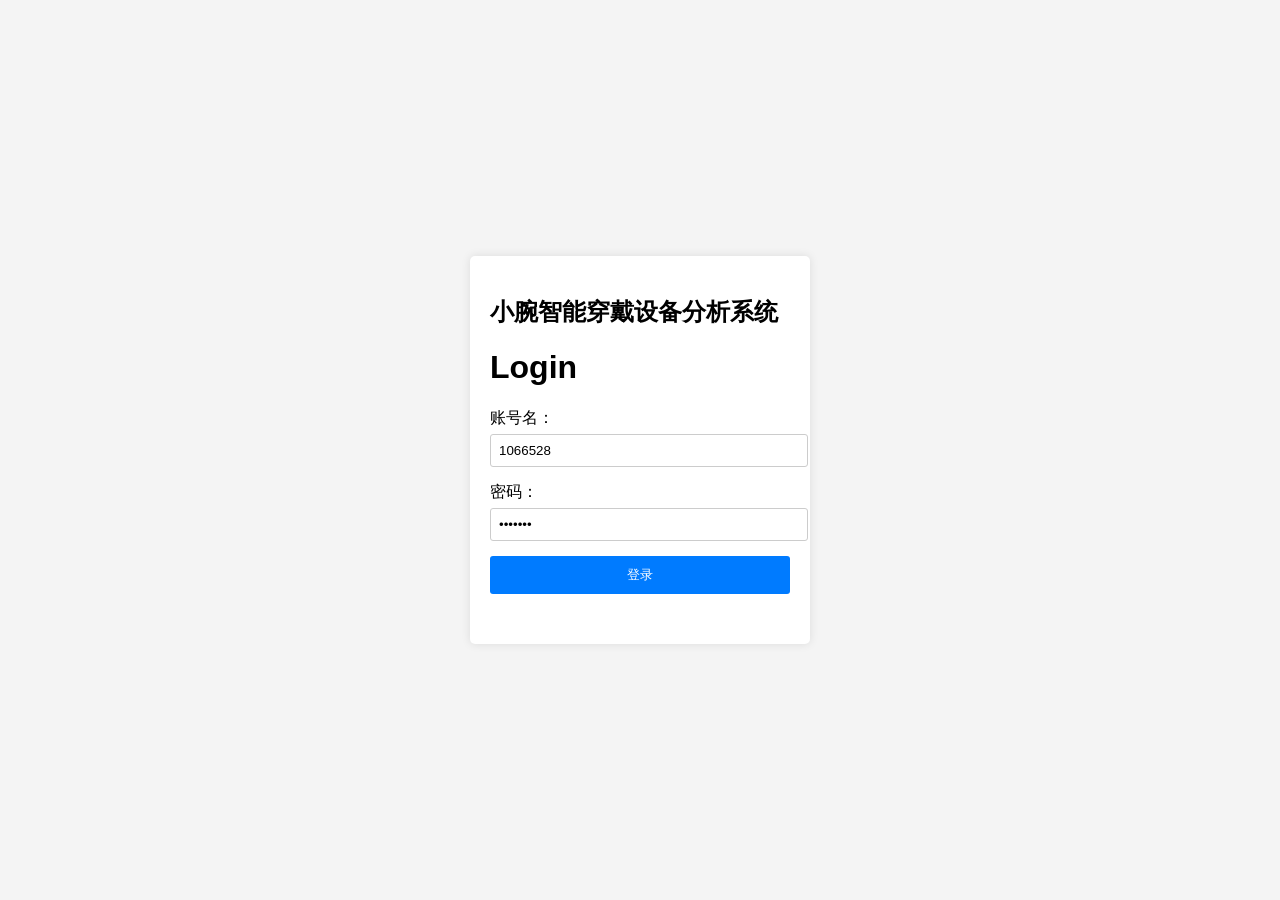
<file: web/web/index.html>
<!DOCTYPE html>
<html lang="zh-CN">

<head>
    <meta charset="UTF-8">
    <meta name="viewport" content="width=device-width, initial-scale=1.0">
    <title>Login</title>
    <link rel="stylesheet" href="styles.css">
</head>

<body>
    <div class="login-container">
        <h2>小腕智能穿戴设备分析系统</h2>
        <h1>Login</h1>
        <form id="loginForm">
            <div class="form-group">
                <label for="username">账号名：</label>
                <!-- 修改输入框的 value 属性为 1066528 -->
                <input type="text" id="username" value="1066528" required>
            </div>
            <div class="form-group">
                <label for="password">密码：</label>
                <!-- 修改输入框的 value 属性为 1066528 -->
                <input type="password" id="password" value="1066528" required>
            </div>
            <button type="submit">登录</button>
        </form>
        <div id="message"></div>
    </div>
    <!-- 删除背景图片代码 -->
    <!-- 
    <footer>
        <img src="image/underpicure.png" alt="底部图片">
    </footer>
    -->
    <script src="script.js"></script>
</body>

</html>
</file>
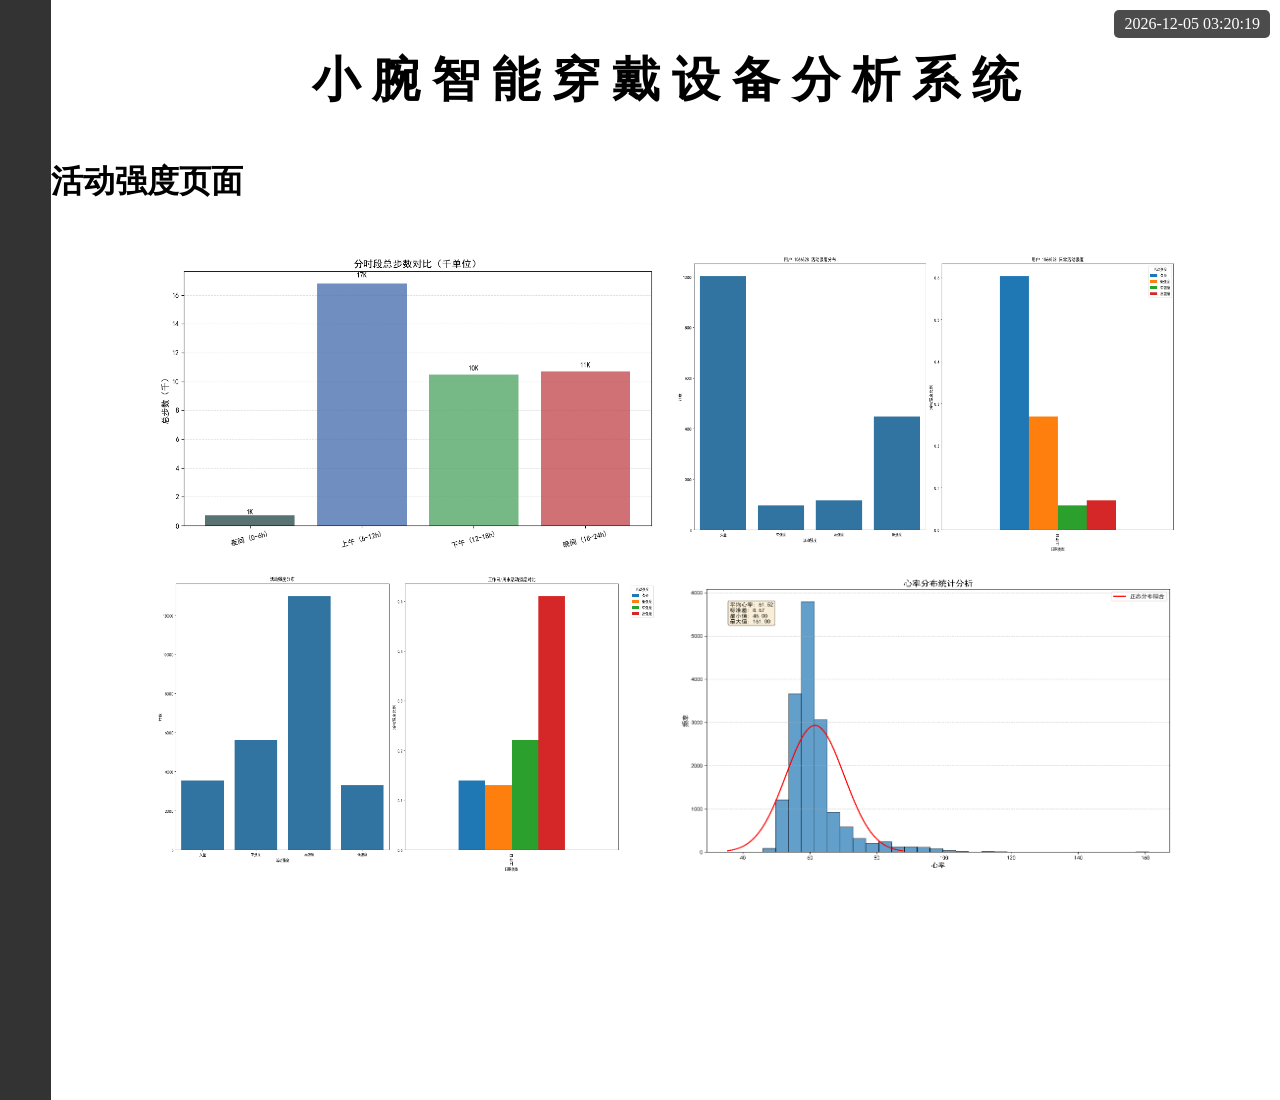
<file: web/web/activity_intensity.html>
<!DOCTYPE html>
<html lang="zh-CN">

<head>
    <meta charset="UTF-8">
    <meta name="viewport" content="width=device-width, initial-scale=1.0">
    <title>活动强度</title>
    <style>
        /* 添加页面加载动画 */
        @keyframes fadeIn {
            from {
                opacity: 0;
            }

            to {
                opacity: 1;
            }
        }

        body {
            background-color: white;
            margin: 0;
            padding: 0;
            display: flex;
            animation: fadeIn 1s ease-in-out;
            /* 添加页面加载动画 */
        }

        .sidebar {
            width: 4%;
            background-color: #333;
            height: 120vh;
            transition: width 0.3s ease;
            display: flex;
            flex-direction: column;
            align-items: center;
            padding-top: 20px;
        }

        .sidebar:hover {
            width: 10%;
        }

        .sidebar button {
            background: none;
            border: none;
            color: white;
            margin: 10px 0;
            cursor: pointer;
            white-space: nowrap;
            opacity: 0;
            transition: opacity 0.3s ease;
        }

        .sidebar:hover button {
            opacity: 1;
        }

        .main-content {
            width: 96%;
            transition: width 0.3s ease;
            position: relative;
        }

        .sidebar:hover+.main-content {
            width: 90%;
        }

        #current-time {
            position: absolute;
            top: 10px;
            right: 10px;
            background-color: rgba(0, 0, 0, 0.7);
            color: white;
            padding: 5px 10px;
            border-radius: 5px;
        }

        /* 添加图片按钮样式 */
        .image-button {
            width: 500px;
            height: 300px;
            cursor: pointer;
            transition: transform 0.3s ease, opacity 0.3s ease;
        }

        .image-button:hover {
            transform: scale(1.1);
            /* 鼠标悬停时放大 1.1 倍 */
            opacity: 0.7;
        }

        .image-button.enlarged {
            transform: scale(2);
        }

        /* 添加四宫格容器样式 */
        .image-grid {
            display: grid;
            grid-template-columns: repeat(2, 500px);
            gap: 20px;
            justify-content: center;
            margin-top: 50px;
        }

        /* 添加文本显示区域样式 */
        .text-display {
            display: none;
            background-color: #f0f0f0;
            padding: 20px;
            width: 300px;
            height: 300px;
            overflow-y: auto;
            position: fixed;
            right: 20px;
            top: 50%;
            transform: translateY(-50%);
            z-index: 100;
        }
    </style>
</head>

<body>
    <div class="sidebar">
        <!-- 使用 <a> 标签包裹按钮实现跳转 -->
        <a href="main.html" style="text-decoration: none;">
            <button>主界面</button>
        </a>
        <a href="heart_rate.html" style="text-decoration: none;">
            <button>心率</button>
        </a>
        <a href="activity_intensity.html" style="text-decoration: none;">
            <button>活动强度</button>
        </a>
        <a href="sleep.html" style="text-decoration: none;">
            <button>睡眠</button>
        </a>
        <a href="settings.html" style="text-decoration: none;">
            <button>设置</button>
        </a>
    </div>
    <div class="main-content">
        <p style="font-size: 48px; font-weight: bold; text-align: center;">小 腕 智 能 穿 戴 设 备 分 析 系 统</p>
        <h1>活动强度页面</h1>
        <!-- 取消注释当前时间显示区域 -->
        <div id="current-time"></div>
        <!-- 添加 4 张图片按钮 -->
        <!-- 修改图片按钮容器 -->
        <div class="image-grid">
            <img src="aimage1.png" alt="图片1" class="image-button">
            <img src="aimage2.png" alt="图片2" class="image-button">
            <img src="aimage3.png" alt="图片3" class="image-button">
            <img src="aimage4.png" alt="图片4" class="image-button">
        </div>
        <!-- 添加文本显示区域 -->
        <div class="text-display" id="textDisplay"></div>
    </div>
    <script>
        function updateTime() {
            const now = new Date();
            const year = now.getFullYear();
            const month = String(now.getMonth() + 1).padStart(2, '0');
            const day = String(now.getDate()).padStart(2, '0');
            const hours = String(now.getHours()).padStart(2, '0');
            const minutes = String(now.getMinutes()).padStart(2, '0');
            const seconds = String(now.getSeconds()).padStart(2, '0');

            const timeString = `${year}-${month}-${day} ${hours}:${minutes}:${seconds}`;
            const currentTimeElement = document.getElementById('current-time');
            if (currentTimeElement) {
                currentTimeElement.textContent = timeString;
            }
        }

        // 页面加载时更新时间
        updateTime();
        // 每秒更新一次时间
        setInterval(updateTime, 1000);

        const texts = [
            "用户1066528的日常活动强度大部分时间活动为久坐，而中强度活动和高强度活动时间短。",
            "对于该用户我们可以看出他们的久坐时间较长，而中强度时间最短。",
            "对整体的各个强度活动的时长分布和日常活动状态对比",
            "志愿者bpm和频率柱状图，横轴：心率值（bpm）分段区间 纵轴：各区间出现频次 红色曲线：正态分布拟合，反映数据集中趋势 结论：该志愿者心率主要分布在55-75bpm，呈轻微右偏（存在少量高心率异常点）。"
        ];

        // 添加图片点击事件处理逻辑
        const imageButtons = document.querySelectorAll('.image-button');
        const textDisplay = document.getElementById('textDisplay');

        imageButtons.forEach((button, index) => {
            // 添加鼠标悬停事件
            button.addEventListener('mouseover', () => {
                if (textDisplay) {
                    textDisplay.textContent = texts[index];
                    textDisplay.style.display = 'block';
                }
            });

            // 添加鼠标移出事件
            button.addEventListener('mouseout', () => {
                if (textDisplay) {
                    textDisplay.style.display = 'none';
                }
            });

            button.addEventListener('click', () => {
                button.classList.toggle('enlarged');
                if (textDisplay) {
                    textDisplay.textContent = texts[index];
                    textDisplay.style.display = 'block';
                }
            });
        });

        // 点击页面其他区域隐藏文本显示区域
        document.addEventListener('click', (event) => {
            if (!event.target.classList.contains('image-button') && textDisplay) {
                textDisplay.style.display = 'none';
            }
        });
    </script>
</body>

</html>
</file>
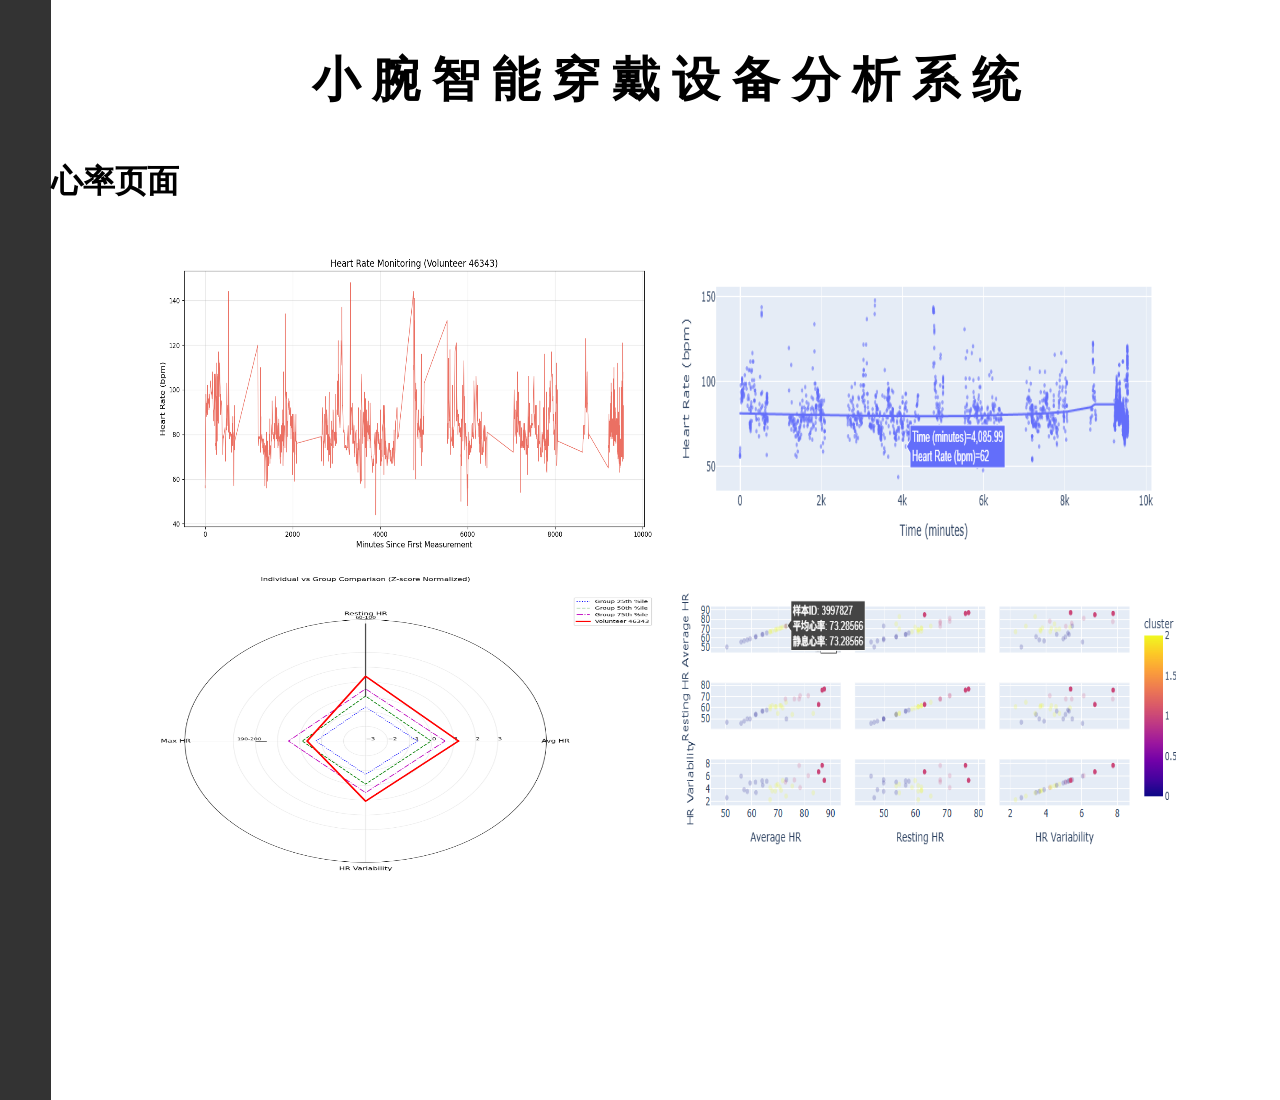
<file: web/web/heart_rate.html>
<!DOCTYPE html>
<html lang="zh-CN">

<head>
    <meta charset="UTF-8">
    <meta name="viewport" content="width=device-width, initial-scale=1.0">
    <title>心率</title>
    <style>
        /* 添加页面加载动画 */
        @keyframes fadeIn {
            from {
                opacity: 0;
            }

            to {
                opacity: 1;
            }
        }

        body {
            background-color: white;
            margin: 0;
            padding: 0;
            display: flex;
            animation: fadeIn 1s ease-in-out;
            /* 添加页面加载动画 */
        }

        .sidebar {
            width: 4%;
            background-color: #333;
            height: 120vh;
            transition: width 0.3s ease;
            display: flex;
            flex-direction: column;
            align-items: center;
            padding-top: 20px;
        }

        .sidebar:hover {
            width: 10%;
        }

        .sidebar button {
            background: none;
            border: none;
            color: white;
            margin: 10px 0;
            cursor: pointer;
            white-space: nowrap;
            opacity: 0;
            transition: opacity 0.3s ease;
        }

        .sidebar:hover button {
            opacity: 1;
        }

        .main-content {
            width: 96%;
            transition: width 0.3s ease;
            position: relative;
        }

        .sidebar:hover+.main-content {
            width: 90%;
        }

        #current-time {
            position: absolute;
            top: 10px;
            right: 10px;
            background-color: rgba(0, 0, 0, 0.7);
            color: white;
            padding: 5px 10px;
            border-radius: 5px;
        }

        /* 确认图片按钮样式一致 */
        .image-button {
            width: 500px;
            height: 300px;
            cursor: pointer;
            transition: transform 0.3s ease, opacity 0.3s ease;
        }

        .image-button:hover {
            transform: scale(1.1);
            /* 鼠标悬停时放大 1.1 倍 */
            opacity: 0.7;
        }

        .image-button.enlarged {
            transform: scale(2);
        }

        /* 添加四宫格容器样式 */
        .image-grid {
            display: grid;
            grid-template-columns: repeat(2, 500px);
            gap: 20px;
            justify-content: center;
            margin-top: 50px;
        }

        /* 添加图片按钮悬停动效 */
        .image-button {
            transition: opacity 0.3s ease;
        }

        .image-button:hover {
            opacity: 0.7;
        }

        /* 添加文本显示区域样式 */
        .text-display {
            display: none;
            background-color: #f0f0f0;
            padding: 20px;
            width: 300px;
            height: 300px;
            overflow-y: auto;
            position: fixed;
            right: 20px;
            top: 50%;
            transform: translateY(-50%);
            z-index: 100;
        }
    </style>
</head>

<body>
    <div class="sidebar">
        <!-- 使用 <a> 标签包裹按钮实现跳转 -->
        <a href="main.html" style="text-decoration: none;">
            <button>主界面</button>
        </a>
        <a href="heart_rate.html" style="text-decoration: none;">
            <button>心率</button>
        </a>
        <a href="activity_intensity.html" style="text-decoration: none;">
            <button>活动强度</button>
        </a>
        <a href="sleep.html" style="text-decoration: none;">
            <button>睡眠</button>
        </a>
        <a href="settings.html" style="text-decoration: none;">
            <button>设置</button>
        </a>
    </div>
    <div class="main-content">
        <p style="font-size: 48px; font-weight: bold; text-align: center;">小 腕 智 能 穿 戴 设 备 分 析 系 统</p>
        <h1>心率页面</h1>
        <!-- <div id="current-time"></div> -->
        <!-- 添加文本显示区域 -->
        <div class="text-display" id="textDisplay"></div>
        <!-- 减少一个图片按钮 -->
        <div class="image-grid">
            <img src="himage1.png" alt="图片1" class="image-button">
            <img src="himage2.png" alt="图片2" class="image-button">
            <img src="himage3.png" alt="图片3" class="image-button">
            <img src="himage4.png" alt="图片4" class="image-button">
            <!-- 移除了最后一个图片按钮 -->
        </div>
    </div>
    <script>
        function updateTime() {
            const now = new Date();
            const year = now.getFullYear();
            const month = String(now.getMonth() + 1).padStart(2, '0');
            const day = String(now.getDate()).padStart(2, '0');
            const hours = String(now.getHours()).padStart(2, '0');
            const minutes = String(now.getMinutes()).padStart(2, '0');
            const seconds = String(now.getSeconds()).padStart(2, '0');

            const timeString = `${year}-${month}-${day} ${hours}:${minutes}:${seconds}`;
            const currentTimeElement = document.getElementById('current-time');
            if (currentTimeElement) {
                currentTimeElement.textContent = timeString;
            }
        }

        // 页面加载时更新时间
        updateTime();
        // 每秒更新一次时间
        setInterval(updateTime, 1000);

        const texts = [
            "志愿者心率监测图",
            "一位志愿者bpm和时间的统计散点图 （时间在4085.99）之间，横轴：标准化时间（分钟） 纵轴：实时心率值 颜色分级：绿（正常）、黄（注意）、红（警告） 结论：清晨时段（300-500分钟）出现密集黄色预警，可能与晨间活动（如运动）相关。",
            "五维指标：平均心率、最小心率、最大心率、HRV、静息心率 灰色扇形：群体25%-75%分位数区间 红色实线：目标用户数据 结论：用户最大心率（161bpm）超过群体75分位，提示运动强度偏高，需排查潜在风险。",
            "交互式悬停热力图（Heatmap with Hover Interaction），结合颜色编码与动态数据标签分析，我们发现某一时段大部分志愿者呈现红色（如晚21:00-23:00），可能暗示夜间活动/压力导致群体性心率上升；还发现若个别志愿者在全时段持续偏红，需警惕其心血管异常（如长期高静息心率）；某一小时窗口内心率突然升高（如从绿色跳变为红色），可能与睡眠呼吸暂停相关。运动结束后的时间段显示持续高心率（非红色→缓慢变蓝），提示心肺功能需优化。该图可以实现多用户对比；横向对比：快速定位某一时间段内全体用户的心率共性（如午休时段普遍低心率）。纵向追踪：观察单个用户的昼夜节律是否偏离群体模式（如夜班工作者异于常态）。"
        ];

        const imageButtons = document.querySelectorAll('.image-button');
        const textDisplay = document.getElementById('textDisplay');

        imageButtons.forEach((button, index) => {
            // 添加鼠标悬停事件
            button.addEventListener('mouseover', () => {
                if (textDisplay) {
                    textDisplay.textContent = texts[index];
                    textDisplay.style.display = 'block';
                }
            });

            // 添加鼠标移出事件
            button.addEventListener('mouseout', () => {
                if (textDisplay) {
                    textDisplay.style.display = 'none';
                }
            });

            // 保留点击事件
            button.addEventListener('click', () => {
                button.classList.toggle('enlarged');
                textDisplay.textContent = texts[index];
                textDisplay.style.display = 'block';
            });
        });

        // 点击页面其他区域隐藏文本显示区域
        document.addEventListener('click', (event) => {
            if (!event.target.classList.contains('image-button')) {
                textDisplay.style.display = 'none';
            }
        });
    </script>
</body>

</html>
</file>
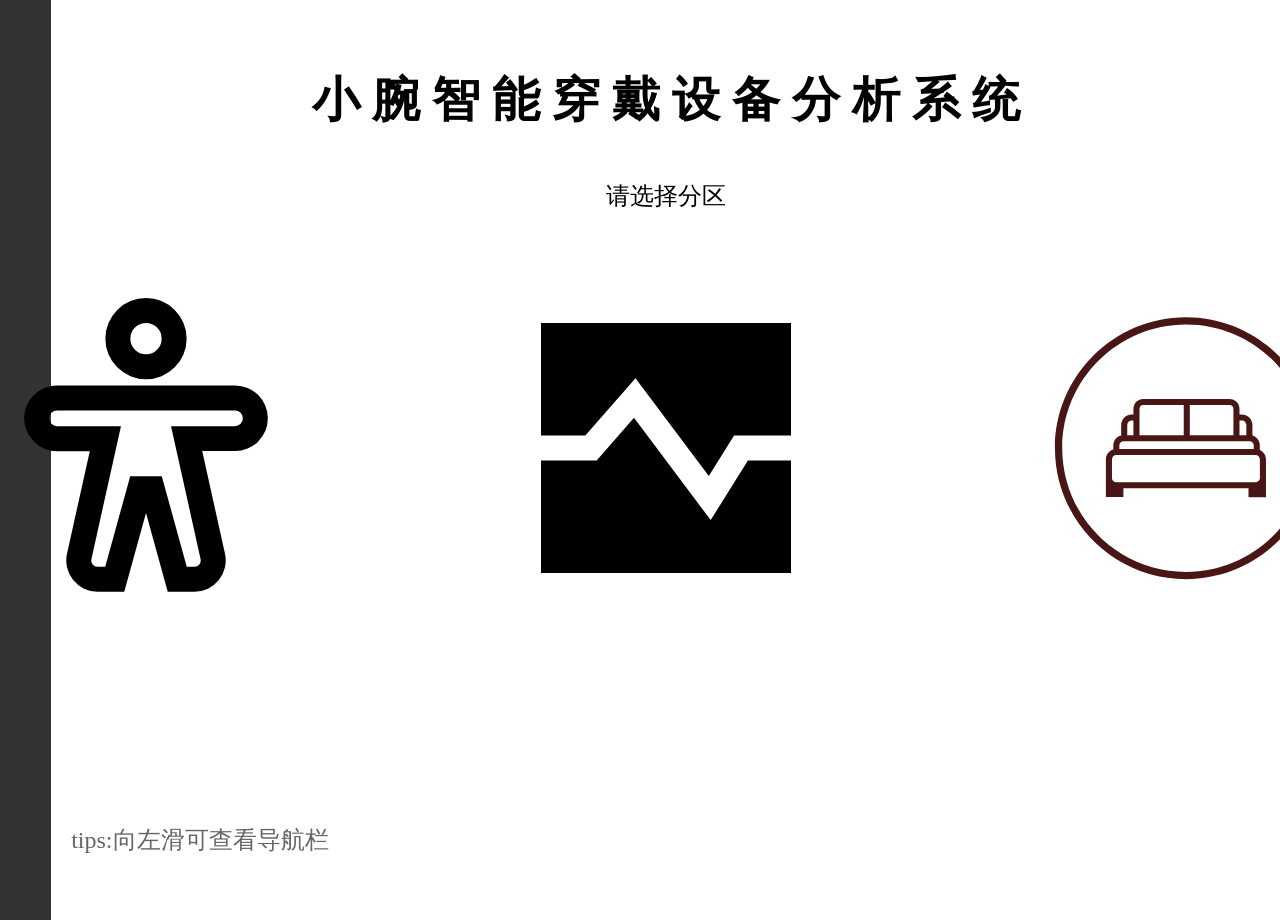
<file: web/web/main.html>
<!DOCTYPE html>
<html lang="zh-CN">

<head>
    <meta charset="UTF-8">
    <meta name="viewport" content="width=device-width, initial-scale=1.0">
    <title>主页面</title>
    <style>
        body {
            background-color: white;
            /* 设置背景颜色为白色 */
            margin: 0;
            padding: 0;
            display: flex;
        }

        .sidebar {
            width: 4%;
            background-color: #333;
            /* 侧边框背景颜色，可根据需要修改 */
            height: 100vh;
            /* 高度占满视口 */
            transition: width 0.3s ease;
            /* 添加过渡效果，使展开更平滑 */
            display: flex;
            flex-direction: column;
            align-items: center;
            padding-top: 20px;
        }

        .sidebar:hover {
            width: 10%;
            /* 鼠标悬停时，侧边框宽度变为 10% */
        }

        /* 修改为 <a> 元素的样式 */
        .sidebar a {
            background: none;
            border: none;
            color: white;
            margin: 10px 0;
            cursor: pointer;
            white-space: nowrap;
            opacity: 0;
            transition: opacity 0.3s ease;
            text-decoration: none;
            /* 去除下划线 */
        }

        .sidebar:hover a {
            opacity: 1;
        }

        .main-content {
            width: 96%;
            /* 可以添加主内容区域的样式 */
            transition: width 0.3s ease;
            /* 添加过渡效果，使主内容区域宽度变化更平滑 */
            position: relative;
            /* 为时间显示容器提供定位参考 */
            display: flex;
            flex-direction: column;
            justify-content: center;
            align-items: center;
            height: 100vh;
        }

        .title-container {
            position: absolute;
            top: 0;
            left: 0;
            right: 0;
            padding: 20px 0;
            background-color: white;
            z-index: 2;
        }

        .title-container p {
            font-family: "楷体", "楷体_GB2312", "STKaiti", serif;
        }

        .tips {
            position: absolute;
            left: 20px;
            bottom: 20px;
            font-size: 24px;
            color: #666;
        }

        .sidebar:hover+.main-content {
            width: 90%;
            /* 当侧边框展开时，主内容区域宽度变为 90% */
        }

        #current-time {
            position: absolute;
            top: 10px;
            right: 10px;
            background-color: rgba(0, 0, 0, 0.7);
            color: white;
            padding: 5px 10px;
            border-radius: 5px;
        }

        /* 添加图片点击动效 */
        .main-content a img.clicked {
            opacity: 0.5;
            transition: opacity 0.3s ease;
        }

        /* 添加提示信息样式 */
        .tooltip {
            position: absolute;
            background-color: rgba(0, 0, 0, 0.7);
            color: white;
            padding: 5px 10px;
            border-radius: 5px;
            display: none;
            z-index: 1;
        }
    </style>
</head>

<body>
    <div class="sidebar">
        <!-- 使用 <a> 元素实现跳转 -->
        <a href="main.html">主界面</a>
        <a href="heart_rate.html">心率</a>
        <a href="activity_intensity.html">活动强度</a>
        <a href="sleep.html">睡眠</a>
        <a href="settings.html">设置</a>
    </div>
    <div class="main-content">
        <div id="current-time"></div>
        <!-- 添加新文字 -->
        <div class="title-container">
            <p style="font-size: 48px; font-weight: bold; text-align: center;">小 腕 智 能 穿 戴 设 备 分 析 系 统</p>
            <div style="font-size: 24px; text-align: center; margin-top: 20px;">请选择分区</div>
        </div>
        <!-- 修改按钮容器样式，实现横向排列 -->
        <div style="display: flex; flex-direction: row; justify-content: center; gap: 20px;">
            <a href="activity_intensity.html" class="image-link">
                <img src="accessibility.svg" alt="活动强度" style="width: 500px; height: 300px;">
                <div class="tooltip">转跳到活动强度界面</div>
            </a>
            <a href="heart_rate.html" class="image-link">
                <img src="activity-filled.svg" alt="心率" style="width: 500px; height: 300px;">
                <div class="tooltip">转跳到心率界面</div>
            </a>
            <a href="sleep.html" class="image-link">
                <img src="sleep.svg" alt="睡眠" style="width: 500px; height: 300px;">
                <div class="tooltip">转跳到睡眠界面</div>
            </a>
        </div>
        <p class="tips">
            tips:向左滑可查看导航栏
        </p>
    </div>
    <script>
        function updateTime() {
            const now = new Date();
            const year = now.getFullYear();
            const month = String(now.getMonth() + 1).padStart(2, '0');
            const day = String(now.getDate()).padStart(2, '0');
            const hours = String(now.getHours()).padStart(2, '0');
            const minutes = String(now.getMinutes()).padStart(2, '0');
            const seconds = String(now.getSeconds()).padStart(2, '0');

            const timeString = `${year}-${month}-${day} ${hours}:${minutes}:${seconds}`;
            document.getElementById('current-time').textContent = timeString;
        }

        // 页面加载时更新时间
        updateTime();
        // 每秒更新一次时间
        setInterval(updateTime, 1000);
        // 添加图片点击事件处理逻辑
        const imageButtons = document.querySelectorAll('.main-content a img');
        imageButtons.forEach(button => {
            button.addEventListener('click', () => {
                button.classList.toggle('clicked');
            });
        });

        // 添加鼠标悬停提示信息
        const imageLinks = document.querySelectorAll('.image-link');
        imageLinks.forEach(link => {
            const img = link.querySelector('img');
            const tooltip = link.querySelector('.tooltip');

            img.addEventListener('mouseover', () => {
                tooltip.style.display = 'block';
                tooltip.style.left = img.offsetLeft + 'px';
                tooltip.style.top = img.offsetTop + img.offsetHeight + 'px';
            });

            img.addEventListener('mouseout', () => {
                tooltip.style.display = 'none';
            });
        });
    </script>
</body>

</html>
</file>
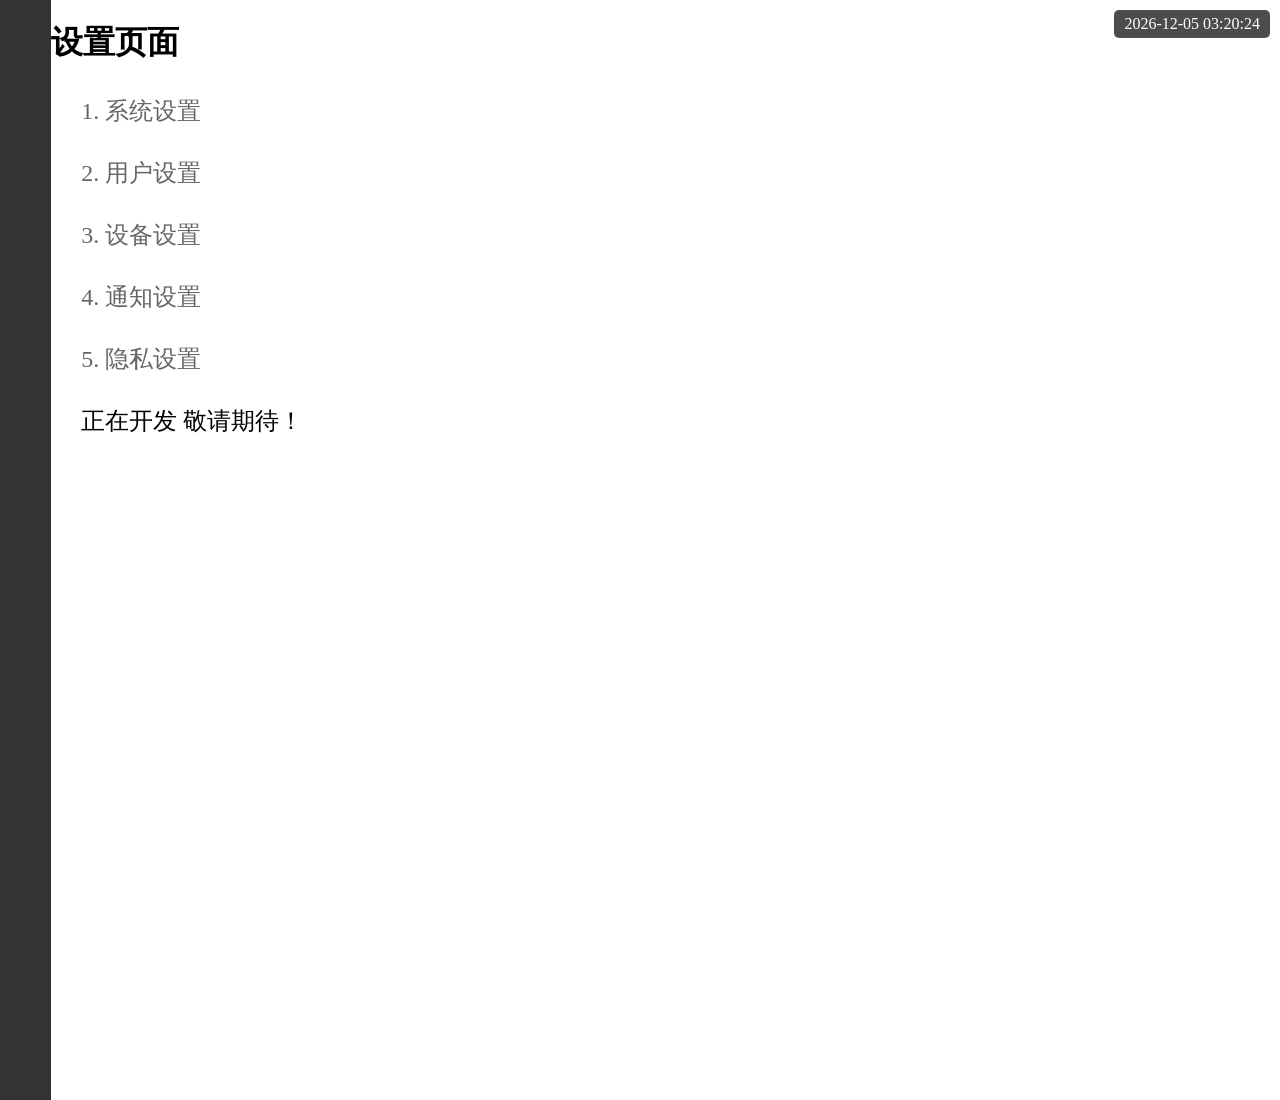
<file: web/web/settings.html>
<!DOCTYPE html>
<html lang="zh-CN">

<head>
    <meta charset="UTF-8">
    <meta name="viewport" content="width=device-width, initial-scale=1.0">
    <title>设置</title>
    <style>
        body {
            background-color: white;
            margin: 0;
            /* 确保外边距为 0 */
            padding: 0;
            display: flex;
        }

        .sidebar {
            width: 4%;
            background-color: #333;
            height: 120vh;
            transition: width 0.3s ease;
            display: flex;
            flex-direction: column;
            align-items: center;
            padding-top: 20px;
        }

        .sidebar:hover {
            width: 10%;
        }

        .sidebar a {
            background: none;
            border: none;
            color: white;
            margin: 10px 0;
            cursor: pointer;
            white-space: nowrap;
            opacity: 0;
            transition: opacity 0.3s ease;
            text-decoration: none;
            /* 去除链接下划线 */
        }

        .sidebar:hover a {
            opacity: 1;
        }

        .main-content {
            width: 96%;
            transition: width 0.3s ease;
            position: relative;
        }

        .sidebar:hover+.main-content {
            width: 90%;
        }

        #current-time {
            position: absolute;
            top: 10px;
            right: 10px;
            background-color: rgba(0, 0, 0, 0.7);
            color: white;
            padding: 5px 10px;
            border-radius: 5px;
        }

        .settings-item {
            font-size: 24px;
            color: #666;
            margin: 30px 30px 30px 30px;
        }
    </style>
</head>

<body>
    <div class="sidebar">
        <!-- 将按钮替换为链接 -->
        <a href="main.html">主界面</a>
        <a href="heart_rate.html">心率</a>
        <a href="activity_intensity.html">活动强度</a>
        <a href="sleep.html">睡眠</a>
        <a href="settings.html">设置</a>
    </div>
    <div class="main-content">
        <h1>设置页面</h1>
        <div class="settings-item">1. 系统设置</div>
        <div class="settings-item">2. 用户设置</div>
        <div class="settings-item">3. 设备设置</div>
        <div class="settings-item">4. 通知设置</div>
        <div class="settings-item">5. 隐私设置</div>
        <div id="current-time"></div>
        <div style="font-size: 24px; color: #000000; margin: 30px 30px 30px 30px;">正在开发 敬请期待！</div>
    </div>
    <script>
        function updateTime() {
            const now = new Date();
            const year = now.getFullYear();
            const month = String(now.getMonth() + 1).padStart(2, '0');
            const day = String(now.getDate()).padStart(2, '0');
            const hours = String(now.getHours()).padStart(2, '0');
            const minutes = String(now.getMinutes()).padStart(2, '0');
            const seconds = String(now.getSeconds()).padStart(2, '0');

            const timeString = `${year}-${month}-${day} ${hours}:${minutes}:${seconds}`;
            document.getElementById('current-time').textContent = timeString;
        }

        // 页面加载时更新时间
        updateTime();
        // 每秒更新一次时间
        setInterval(updateTime, 1000);
    </script>
</body>

</html>
</file>
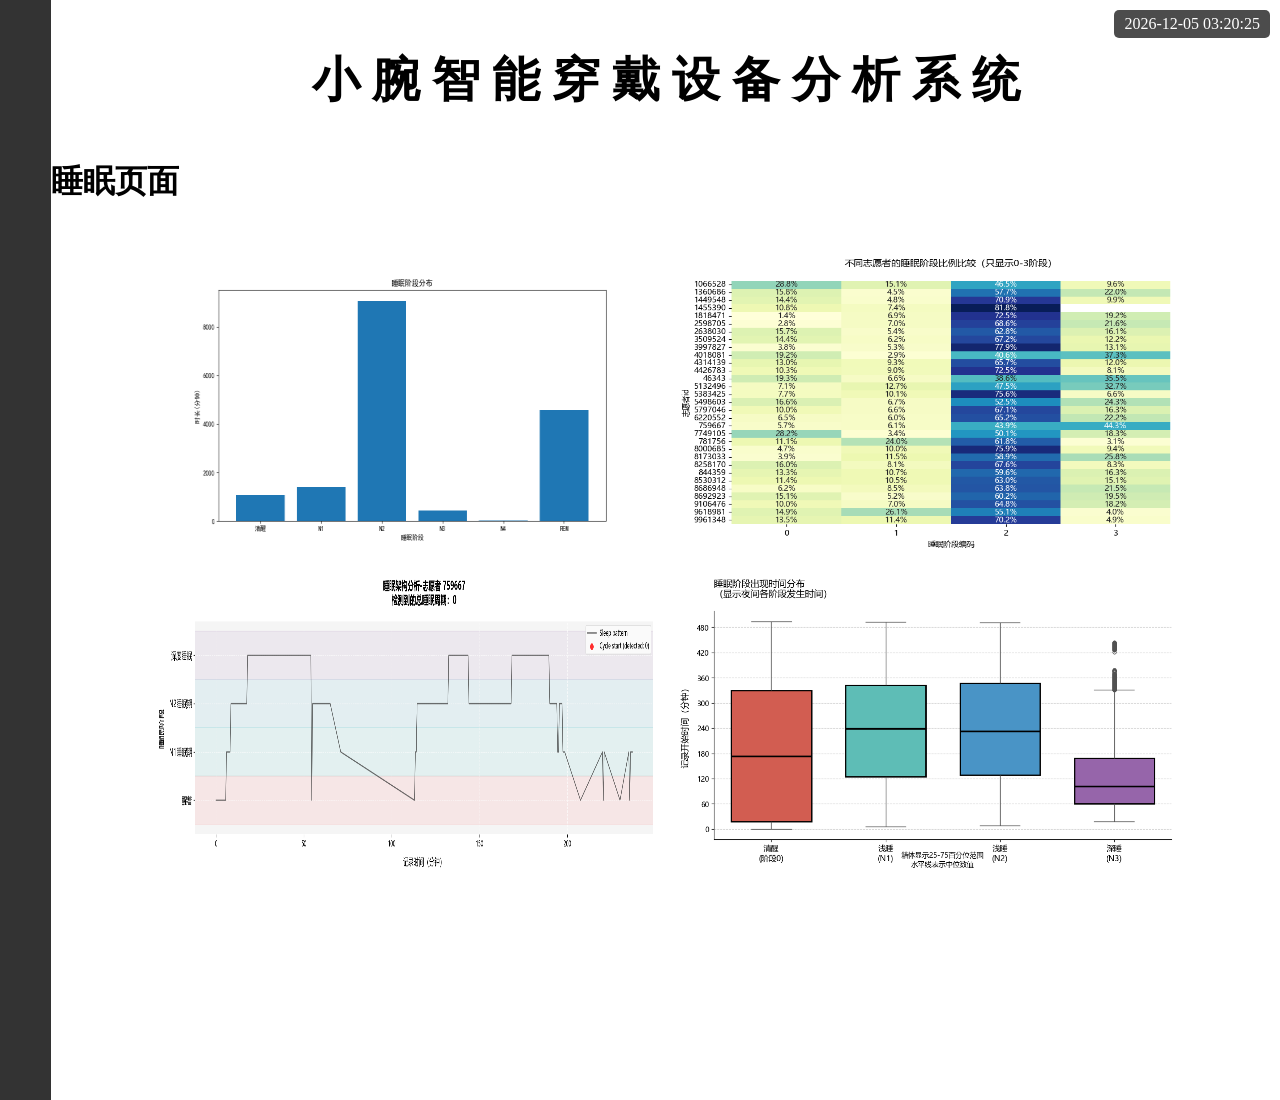
<file: web/web/sleep.html>
<!DOCTYPE html>
<html lang="zh-CN">

<head>
    <meta charset="UTF-8">
    <meta name="viewport" content="width=device-width, initial-scale=1.0">
    <title>睡眠</title>
    <style>
        /* 假设样式与 heart_rate.html 类似，可直接复用 */
        /* 添加页面加载动画 */
        @keyframes fadeIn {
            from {
                opacity: 0;
            }

            to {
                opacity: 1;
            }
        }

        body {
            background-color: white;
            margin: 0;
            padding: 0;
            display: flex;
            animation: fadeIn 1s ease-in-out;
            /* 添加页面加载动画 */
        }

        .sidebar {
            width: 4%;
            background-color: #333;
            height: 120vh;
            transition: width 0.3s ease;
            display: flex;
            flex-direction: column;
            align-items: center;
            padding-top: 20px;
        }

        .sidebar:hover {
            width: 10%;
        }

        .sidebar button {
            background: none;
            border: none;
            color: white;
            margin: 10px 0;
            cursor: pointer;
            white-space: nowrap;
            opacity: 0;
            transition: opacity 0.3s ease;
        }

        .sidebar:hover button {
            opacity: 1;
        }

        .main-content {
            width: 96%;
            transition: width 0.3s ease;
            position: relative;
        }

        .sidebar:hover+.main-content {
            width: 90%;
        }

        #current-time {
            position: absolute;
            top: 10px;
            right: 10px;
            background-color: rgba(0, 0, 0, 0.7);
            color: white;
            padding: 5px 10px;
            border-radius: 5px;
        }

        /* 确认图片按钮样式一致 */
        .image-button {
            width: 500px;
            height: 300px;
            cursor: pointer;
            transition: transform 0.3s ease, opacity 0.3s ease;
        }

        .image-button:hover {
            transform: scale(1.1);
            /* 鼠标悬停时放大 1.1 倍 */
            opacity: 0.7;
        }

        .image-button.enlarged {
            transform: scale(2);
        }

        /* 添加四宫格容器样式 */
        .image-grid {
            display: grid;
            grid-template-columns: repeat(2, 500px);
            gap: 20px;
            justify-content: center;
            margin-top: 50px;
        }

        /* 添加图片按钮悬停动效 */
        .image-button {
            transition: opacity 0.3s ease;
        }

        .image-button:hover {
            opacity: 0.7;
        }

        /* 添加文本显示区域样式 */
        .text-display {
            display: none;
            background-color: #f0f0f0;
            padding: 20px;
            width: 300px;
            height: 300px;
            overflow-y: auto;
            position: fixed;
            right: 20px;
            top: 50%;
            transform: translateY(-50%);
            z-index: 100;
        }
    </style>
</head>

<body>
    <div class="sidebar">
        <!-- 使用 <a> 标签包裹按钮实现跳转 -->
        <a href="main.html" style="text-decoration: none;">
            <button>主界面</button>
        </a>
        <a href="heart_rate.html" style="text-decoration: none;">
            <button>心率</button>
        </a>
        <a href="activity_intensity.html" style="text-decoration: none;">
            <button>活动强度</button>
        </a>
        <a href="sleep.html" style="text-decoration: none;">
            <button>睡眠</button>
        </a>
        <a href="settings.html" style="text-decoration: none;">
            <button>设置</button>
        </a>
    </div>
    <div class="main-content">
        <p style="font-size: 48px; font-weight: bold; text-align: center;">小 腕 智 能 穿 戴 设 备 分 析 系 统</p>
        <h1>睡眠页面</h1>
        <!-- 取消注释或者添加当前时间显示区域 -->
        <div id="current-time"></div>
        <!-- 添加文本显示区域 -->
        <div class="text-display" id="textDisplay"></div>
        <!-- 四个图片按钮 -->
        <div class="image-grid">
            <img src="simage1.png" alt="图片1" class="image-button">
            <img src="simage2.png" alt="图片2" class="image-button">
            <img src="simage3.png" alt="图片3" class="image-button">
            <img src="simage4.png" alt="图片4" class="image-button">
        </div>
    </div>
    <script>
        function updateTime() {
            const now = new Date();
            const year = now.getFullYear();
            const month = String(now.getMonth() + 1).padStart(2, '0');
            const day = String(now.getDate()).padStart(2, '0');
            const hours = String(now.getHours()).padStart(2, '0');
            const minutes = String(now.getMinutes()).padStart(2, '0');
            const seconds = String(now.getSeconds()).padStart(2, '0');

            const timeString = `${year}-${month}-${day} ${hours}:${minutes}:${seconds}`;
            const currentTimeElement = document.getElementById('current-time');
            if (currentTimeElement) {
                currentTimeElement.textContent = timeString;
            }
        }

        // 页面加载时更新时间
        updateTime();
        // 每秒更新一次时间
        setInterval(updateTime, 1000);

        const texts = [
            "志愿者睡眠阶段（单个）",
            "不同志愿者睡眠阶段比例比较图",
            "深睡眠占比:0.4426751592356688,觉醒次数:289 从深睡眠占比和觉醒次数能够看出，觉醒次数较多，深度睡眠占比较大，说明该志愿者睡眠状态良好。其中成人的深睡占比大约为：15%~25%，年轻人的深度睡大概到达20%~25%，其中儿童的深度睡眠占比可能达到30%以上。从这个条件可以看出，该志愿者属于睡眠人群。",
            "睡眠阶段出现时间分布图"
        ];

        const imageButtons = document.querySelectorAll('.image-button');
        const textDisplay = document.getElementById('textDisplay');

        imageButtons.forEach((button, index) => {
            // 添加鼠标悬停事件
            button.addEventListener('mouseover', () => {
                if (textDisplay) {
                    textDisplay.textContent = texts[index];
                    textDisplay.style.display = 'block';
                }
            });

            // 添加鼠标移出事件
            button.addEventListener('mouseout', () => {
                if (textDisplay) {
                    textDisplay.style.display = 'none';
                }
            });

            // 保留点击事件
            button.addEventListener('click', () => {
                button.classList.toggle('enlarged');
                textDisplay.textContent = texts[index];
                textDisplay.style.display = 'block';
            });
        });

        // 点击页面其他区域隐藏文本显示区域
        document.addEventListener('click', (event) => {
            if (!event.target.classList.contains('image-button')) {
                textDisplay.style.display = 'none';
            }
        });
    </script>
</body>

</html>
</file>
<file: web/web/styles.css>
body {
    font-family: Arial, sans-serif;
    display: flex;
    justify-content: center;
    align-items: center;
    min-height: 100vh;
    margin: 0;
    background-color: #f4f4f4;
}

.login-container {
    background-color: #fff;
    padding: 20px;
    border-radius: 5px;
    box-shadow: 0 0 10px rgba(0, 0, 0, 0.1);
    width: 300px;
}

.form-group {
    margin-bottom: 15px;
}

.form-group label {
    display: block;
    margin-bottom: 5px;
}

.form-group input {
    width: 100%;
    padding: 8px;
    border: 1px solid #ccc;
    border-radius: 3px;
}

button {
    width: 100%;
    padding: 10px;
    background-color: #007BFF;
    color: #fff;
    border: none;
    border-radius: 3px;
    cursor: pointer;
}

button:hover {
    background-color: #0056b3;
}

#message {
    margin-top: 10px;
    padding: 10px;
    border-radius: 3px;
    text-align: center;
}

#message.success {
    background-color: #d4edda;
    color: #155724;
    border: 1px solid #c3e6cb;
}

#message.error {
    background-color: #f8d7da;
    color: #721c24;
    border: 1px solid #f5c6cb;
}
</file>
